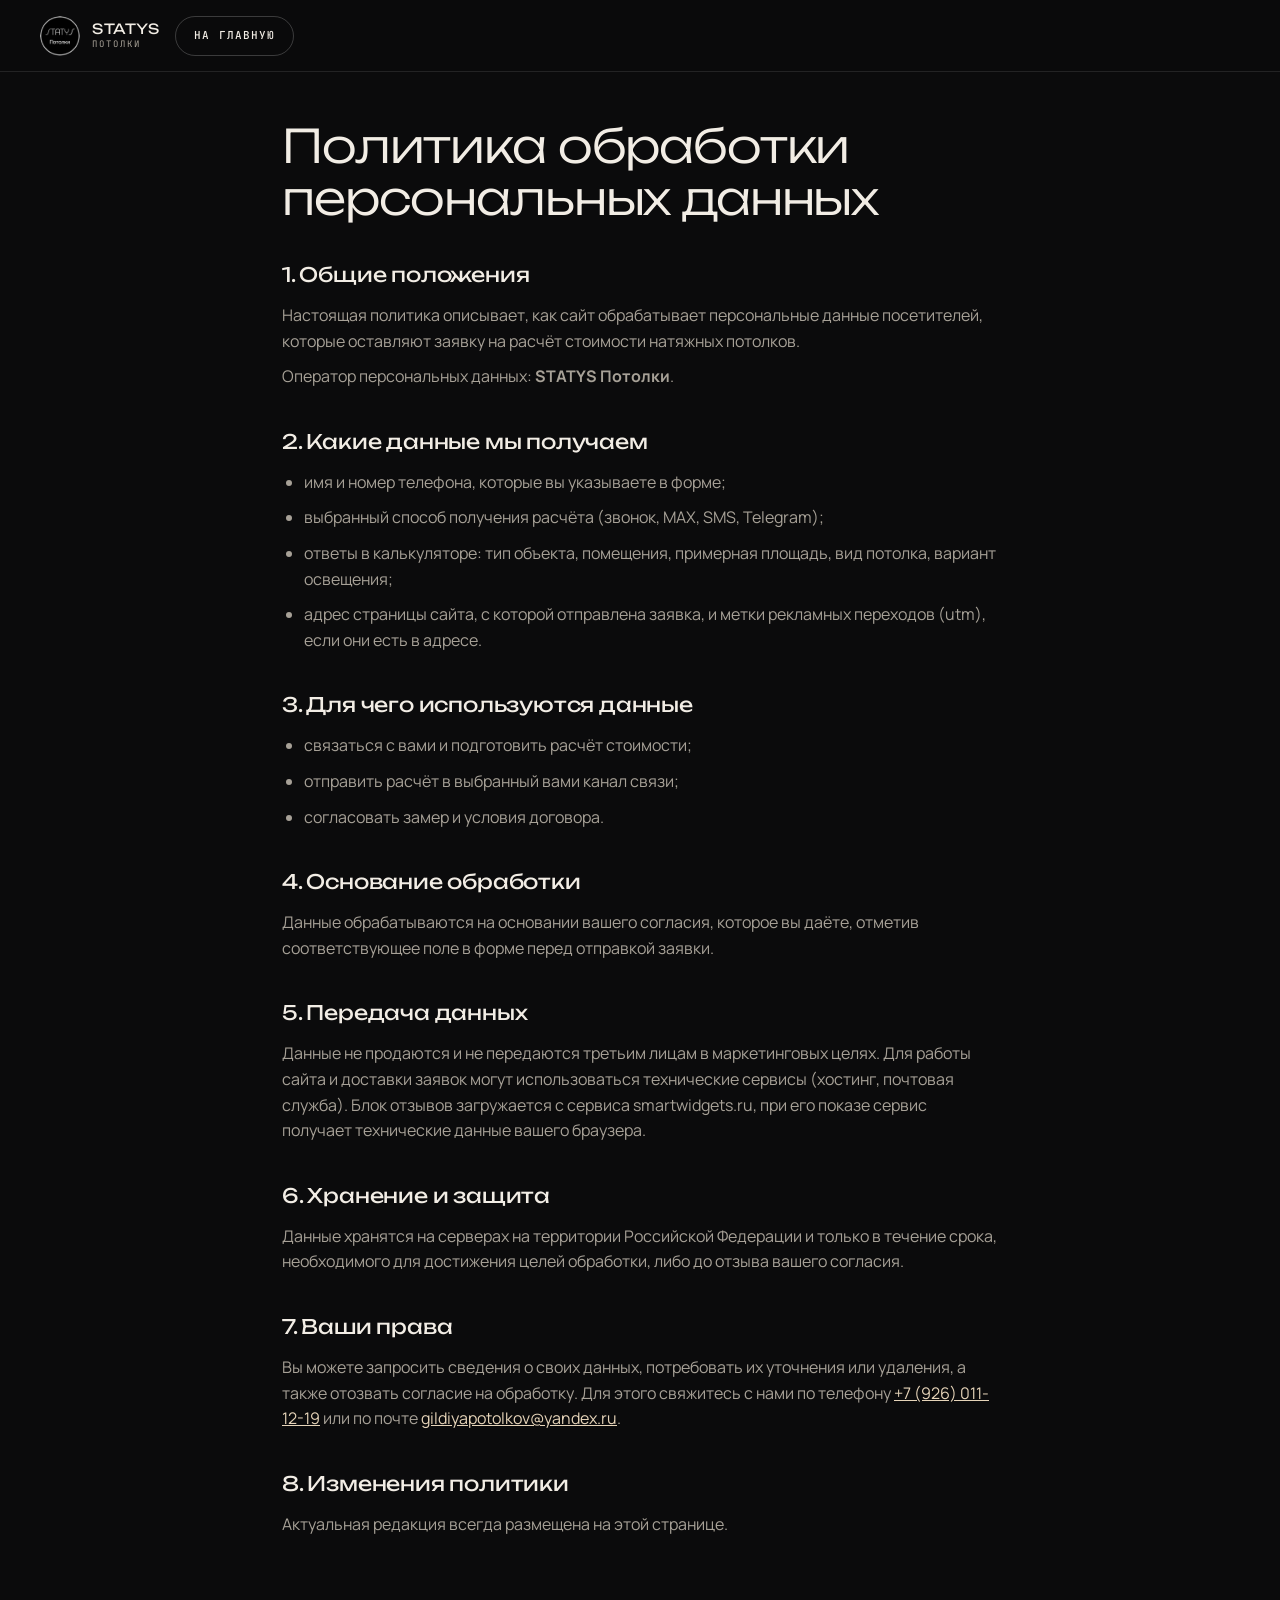
<file: privacy.html>
<!doctype html>
<html lang="ru">
<head>
  <meta charset="utf-8">
  <meta name="viewport" content="width=device-width, initial-scale=1">
  <title>Политика обработки персональных данных — STATYS Потолки</title>
  <meta name="robots" content="noindex">
  <meta name="theme-color" content="#0b0b0c">
  <link rel="icon" type="image/png" href="assets/img/favicon-64.png">
  <link rel="stylesheet" href="assets/css/fonts.css">
  <link rel="stylesheet" href="assets/css/style.css">
</head>
<body>
<header class="header is-scrolled">
  <div class="container header__inner">
    <a class="brand" href="./" aria-label="На главную">
      <img src="assets/img/logo-192.png" width="40" height="40" alt="">
      <span class="brand__name">STATYS<small>Потолки</small></span>
    </a>
    <div class="header__actions"><a class="btn btn--sm" href="./">На главную</a></div>
  </div>
</header>

<main class="container doc">
  <h1 class="h2">Политика обработки персональных данных</h1>

  <div class="dev-note" id="dev-note" hidden style="margin-bottom:28px">Это шаблон. Перед запуском сайта его должен проверить юрист и подставить реквизиты оператора (заполняются в файле assets/js/config.js). Уберите это сообщение, поставив showDevNotes: false.</div>

  <h2>1. Общие положения</h2>
  <p>Настоящая политика описывает, как сайт обрабатывает персональные данные посетителей, которые оставляют заявку на расчёт стоимости натяжных потолков.</p>
  <p>Оператор персональных данных: <strong data-cfg="brand">STATYS Потолки</strong><span data-if="legalName" hidden>, <span data-cfg="legalName"></span></span><span data-if="inn" hidden>, ИНН <span data-cfg="inn"></span></span><span data-if="ogrn" hidden>, ОГРН <span data-cfg="ogrn"></span></span><span data-if="address" hidden>, адрес: <span data-cfg="address"></span></span>.</p>

  <h2>2. Какие данные мы получаем</h2>
  <ul>
    <li>имя и номер телефона, которые вы указываете в форме;</li>
    <li>выбранный способ получения расчёта (звонок, MAX, SMS, Telegram);</li>
    <li>ответы в калькуляторе: тип объекта, помещения, примерная площадь, вид потолка, вариант освещения;</li>
    <li>адрес страницы сайта, с которой отправлена заявка, и метки рекламных переходов (utm), если они есть в адресе.</li>
  </ul>

  <h2>3. Для чего используются данные</h2>
  <ul>
    <li>связаться с вами и подготовить расчёт стоимости;</li>
    <li>отправить расчёт в выбранный вами канал связи;</li>
    <li>согласовать замер и условия договора.</li>
  </ul>

  <h2>4. Основание обработки</h2>
  <p>Данные обрабатываются на основании вашего согласия, которое вы даёте, отметив соответствующее поле в форме перед отправкой заявки.</p>

  <h2>5. Передача данных</h2>
  <p>Данные не продаются и не передаются третьим лицам в маркетинговых целях. Для работы сайта и доставки заявок могут использоваться технические сервисы (хостинг, почтовая служба). Блок отзывов загружается с сервиса smartwidgets.ru, при его показе сервис получает технические данные вашего браузера.</p>

  <h2>6. Хранение и защита</h2>
  <p>Данные хранятся на серверах на территории Российской Федерации и только в течение срока, необходимого для достижения целей обработки, либо до отзыва вашего согласия.</p>

  <h2>7. Ваши права</h2>
  <p>Вы можете запросить сведения о своих данных, потребовать их уточнения или удаления, а также отозвать согласие на обработку. Для этого свяжитесь с нами<span data-if="phoneText" hidden> по телефону <a data-link="phone"></a></span><span data-if="email" hidden> или по почте <a data-link="email"></a></span>.</p>

  <h2>8. Изменения политики</h2>
  <p>Актуальная редакция всегда размещена на этой странице.</p>
</main>

<script src="assets/js/config.js"></script>
<script>
(function () {
  var C = window.SITE_CONFIG || {};
  function has(v) { return v !== null && v !== undefined && v !== ''; }
  C.phoneText = C.phone;
  document.querySelectorAll('[data-if]').forEach(function (el) { if (has(C[el.getAttribute('data-if')])) el.hidden = false; });
  document.querySelectorAll('[data-cfg]').forEach(function (el) { var v = C[el.getAttribute('data-cfg')]; if (has(v)) el.textContent = v; });
  var ph = document.querySelector('a[data-link="phone"]');
  if (ph && C.phone) { ph.href = 'tel:' + C.phone.replace(/[^\d+]/g, ''); ph.textContent = C.phone; }
  var em = document.querySelector('a[data-link="email"]');
  if (em && C.email) { em.href = 'mailto:' + C.email; em.textContent = C.email; }
  if (C.showDevNotes) document.getElementById('dev-note').hidden = false;
})();
</script>
</body>
</html>
</file>
<file: assets/css/fonts.css>
@font-face {
  font-family: 'JetBrains Mono';
  font-style: normal;
  font-weight: 400 500;
  font-display: swap;
  src: url(../fonts/jetbrains-mono-cyrillic.woff2) format('woff2');
  unicode-range: U+0301, U+0400-045F, U+0490-0491, U+04B0-04B1, U+2116;
}
@font-face {
  font-family: 'JetBrains Mono';
  font-style: normal;
  font-weight: 400 500;
  font-display: swap;
  src: url(../fonts/jetbrains-mono-latin-ext.woff2) format('woff2');
  unicode-range: U+0100-02BA, U+02BD-02C5, U+02C7-02CC, U+02CE-02D7, U+02DD-02FF, U+0304, U+0308, U+0329, U+1D00-1DBF, U+1E00-1E9F, U+1EF2-1EFF, U+2020, U+20A0-20AB, U+20AD-20C4, U+2113, U+2C60-2C7F, U+A720-A7FF;
}
@font-face {
  font-family: 'JetBrains Mono';
  font-style: normal;
  font-weight: 400 500;
  font-display: swap;
  src: url(../fonts/jetbrains-mono-latin.woff2) format('woff2');
  unicode-range: U+0000-00FF, U+0131, U+0152-0153, U+02BB-02BC, U+02C6, U+02DA, U+02DC, U+0304, U+0308, U+0329, U+2000-206F, U+20AC, U+2122, U+2191, U+2193, U+2212, U+2215, U+FEFF, U+FFFD;
}
@font-face {
  font-family: 'Manrope';
  font-style: normal;
  font-weight: 400 700;
  font-display: swap;
  src: url(../fonts/manrope-cyrillic.woff2) format('woff2');
  unicode-range: U+0301, U+0400-045F, U+0490-0491, U+04B0-04B1, U+2116;
}
@font-face {
  font-family: 'Manrope';
  font-style: normal;
  font-weight: 400 700;
  font-display: swap;
  src: url(../fonts/manrope-latin-ext.woff2) format('woff2');
  unicode-range: U+0100-02BA, U+02BD-02C5, U+02C7-02CC, U+02CE-02D7, U+02DD-02FF, U+0304, U+0308, U+0329, U+1D00-1DBF, U+1E00-1E9F, U+1EF2-1EFF, U+2020, U+20A0-20AB, U+20AD-20C4, U+2113, U+2C60-2C7F, U+A720-A7FF;
}
@font-face {
  font-family: 'Manrope';
  font-style: normal;
  font-weight: 400 700;
  font-display: swap;
  src: url(../fonts/manrope-latin.woff2) format('woff2');
  unicode-range: U+0000-00FF, U+0131, U+0152-0153, U+02BB-02BC, U+02C6, U+02DA, U+02DC, U+0304, U+0308, U+0329, U+2000-206F, U+20AC, U+2122, U+2191, U+2193, U+2212, U+2215, U+FEFF, U+FFFD;
}
@font-face {
  font-family: 'Unbounded';
  font-style: normal;
  font-weight: 300 500;
  font-display: swap;
  src: url(../fonts/unbounded-cyrillic.woff2) format('woff2');
  unicode-range: U+0301, U+0400-045F, U+0490-0491, U+04B0-04B1, U+2116;
}
@font-face {
  font-family: 'Unbounded';
  font-style: normal;
  font-weight: 300 500;
  font-display: swap;
  src: url(../fonts/unbounded-latin-ext.woff2) format('woff2');
  unicode-range: U+0100-02BA, U+02BD-02C5, U+02C7-02CC, U+02CE-02D7, U+02DD-02FF, U+0304, U+0308, U+0329, U+1D00-1DBF, U+1E00-1E9F, U+1EF2-1EFF, U+2020, U+20A0-20AB, U+20AD-20C4, U+2113, U+2C60-2C7F, U+A720-A7FF;
}
@font-face {
  font-family: 'Unbounded';
  font-style: normal;
  font-weight: 300 500;
  font-display: swap;
  src: url(../fonts/unbounded-latin.woff2) format('woff2');
  unicode-range: U+0000-00FF, U+0131, U+0152-0153, U+02BB-02BC, U+02C6, U+02DA, U+02DC, U+0304, U+0308, U+0329, U+2000-206F, U+20AC, U+2122, U+2191, U+2193, U+2212, U+2215, U+FEFF, U+FFFD;
}
</file>
<file: assets/css/style.css>
/* ==========================================================================
   STATYS Потолки — стили сайта
   Тёмная тема, бежевый акцент. Mobile-first.
   ========================================================================== */

:root {
  --bg: #0b0b0c;
  --bg-2: #111113;
  --card: #161618;
  --card-2: #1d1d20;
  --line: rgba(255, 255, 255, 0.1);
  --line-2: rgba(255, 255, 255, 0.2);
  --text: #f2ede5;
  --muted: #a7a197;
  --dim: #77726a;
  --accent: #e6d4b9;
  --accent-2: #f3e6d0;
  --accent-ink: #19150f;
  --warm: #f1c985;
  --cool: #8fb0e0;
  --danger: #f08a7c;
  --ok: #9ad4a3;

  --radius: 20px;
  --radius-sm: 14px;
  --container: 1200px;
  --gutter: 20px;
  --header-h: 64px;

  --font-head: 'Unbounded', 'Manrope', system-ui, sans-serif;
  --font-body: 'Manrope', system-ui, -apple-system, 'Segoe UI', Roboto, sans-serif;
  --font-mono: 'JetBrains Mono', ui-monospace, 'SFMono-Regular', Menlo, monospace;
}

*,
*::before,
*::after { box-sizing: border-box; }

html {
  scroll-behavior: smooth;
  -webkit-text-size-adjust: 100%;
}

body {
  margin: 0;
  background: var(--bg);
  color: var(--text);
  font-family: var(--font-body);
  font-size: 16px;
  line-height: 1.6;
  -webkit-font-smoothing: antialiased;
  text-rendering: optimizeLegibility;
  overflow-x: hidden;
}

img, video, svg { display: block; max-width: 100%; }
img { height: auto; }
a { color: inherit; }
button { font: inherit; color: inherit; }
h1, h2, h3, h4, p, ul, ol, dl, figure { margin: 0; }
ul, ol { padding: 0; list-style: none; }
[hidden] { display: none !important; }

:focus-visible {
  outline: 2px solid var(--accent);
  outline-offset: 3px;
  border-radius: 6px;
}

.sr-only {
  position: absolute !important;
  width: 1px; height: 1px;
  margin: -1px; padding: 0;
  overflow: hidden;
  clip: rect(0, 0, 0, 0);
  white-space: nowrap;
  border: 0;
}

.skip-link {
  position: fixed; left: 12px; top: -60px; z-index: 200;
  background: var(--accent); color: var(--accent-ink);
  padding: 10px 16px; border-radius: 10px; font-weight: 700;
  text-decoration: none; transition: top .2s;
}
.skip-link:focus { top: 12px; }

.container {
  width: 100%;
  max-width: calc(var(--container) + var(--gutter) * 2);
  margin-inline: auto;
  padding-inline: var(--gutter);
}

section[id] { scroll-margin-top: calc(var(--header-h) + 8px); }

/* ---------- Типографика ---------- */

.h1, .h2, .h3 {
  font-family: var(--font-head);
  font-weight: 300;
  letter-spacing: -0.025em;
  line-height: 1.12;
  color: var(--text);
}
.h1 { font-size: clamp(27px, 7.2vw, 62px); }
.h2 { font-size: clamp(25px, 5.6vw, 46px); }
.h3 { font-size: clamp(18px, 2.4vw, 22px); line-height: 1.25; letter-spacing: -0.015em; font-weight: 400; }
.accent { color: var(--accent); }
.nowrap { white-space: nowrap; }

.eyebrow {
  display: flex; align-items: center; gap: 14px;
  font-family: var(--font-mono);
  font-size: 11px; font-weight: 500;
  letter-spacing: 0.16em; text-transform: uppercase;
  color: var(--muted);
}
.eyebrow::after {
  content: ''; flex: 0 0 56px; height: 1px; background: var(--line-2);
}

.lead { color: var(--muted); font-size: 16px; max-width: 58ch; }

/* ---------- Секции ---------- */

.section { padding-block: 64px; position: relative; }
.section--alt { background: var(--bg-2); border-block: 1px solid var(--line); }

.section-head {
  display: grid; gap: 18px; margin-bottom: 36px;
}
.section-head .h2 { margin-top: 18px; }
.section-head .lead { align-self: end; }

@media (min-width: 900px) {
  .section { padding-block: 104px; }
  .section-head {
    grid-template-columns: minmax(0, 1.25fr) minmax(0, 1fr);
    gap: 48px; margin-bottom: 52px; align-items: end;
  }
}

/* ---------- Кнопки ---------- */

.btn {
  --btn-bg: transparent; --btn-fg: var(--text); --btn-bd: var(--line-2);
  display: inline-flex; align-items: center; justify-content: center; gap: 10px;
  min-height: 48px; padding: 0 26px;
  border-radius: 999px;
  border: 1px solid var(--btn-bd);
  background: var(--btn-bg); color: var(--btn-fg);
  font-family: var(--font-mono);
  font-size: 12px; font-weight: 500;
  letter-spacing: 0.1em; text-transform: uppercase;
  text-decoration: none; cursor: pointer; white-space: nowrap;
  transition: background .2s, color .2s, border-color .2s, transform .2s;
}
.btn:hover { border-color: var(--accent); color: var(--accent); }
.btn:active { transform: translateY(1px); }
.btn svg { width: 16px; height: 16px; flex: none; }
.btn--primary { --btn-bg: var(--accent); --btn-fg: var(--accent-ink); --btn-bd: var(--accent); }
.btn--primary:hover { background: var(--accent-2); border-color: var(--accent-2); color: var(--accent-ink); }
.btn--sm { min-height: 40px; padding: 0 18px; font-size: 11px; }
.btn--block { width: 100%; }
.btn[disabled], .btn[aria-disabled='true'] { opacity: .4; pointer-events: none; }

.link-arrow {
  display: inline-flex; align-items: center; gap: 8px;
  font-family: var(--font-mono); font-size: 12px; font-weight: 500;
  letter-spacing: 0.1em; text-transform: uppercase;
  color: var(--accent); text-decoration: none; cursor: pointer;
  background: none; border: 0; padding: 0;
}
.link-arrow svg { width: 14px; height: 14px; transition: transform .2s; }
.link-arrow:hover svg { transform: translateX(4px); }

/* ---------- Шапка ---------- */

.header {
  position: fixed; inset: 0 0 auto 0; z-index: 100;
  height: var(--header-h);
  background: rgba(11, 11, 12, 0.72);
  -webkit-backdrop-filter: blur(16px); backdrop-filter: blur(16px);
  border-bottom: 1px solid var(--line);
  transition: background .25s;
}
.header.is-scrolled { background: rgba(11, 11, 12, 0.92); }
.header__inner {
  height: 100%; display: flex; align-items: center; gap: 24px;
}
.brand {
  display: inline-flex; align-items: center; gap: 12px;
  text-decoration: none; flex: none;
}
.brand img { width: 40px; height: 40px; border-radius: 50%; }
.brand__name {
  font-family: var(--font-head); font-weight: 400; font-size: 14px;
  letter-spacing: 0.04em; text-transform: uppercase; line-height: 1.1;
}
.brand__name small {
  display: block; font-family: var(--font-mono); font-size: 9px;
  letter-spacing: 0.22em; color: var(--muted); margin-top: 3px;
}

.nav { display: none; margin-left: auto; }
.nav ul { display: flex; gap: 26px; }
.nav a {
  font-family: var(--font-mono); font-size: 11px; font-weight: 500;
  letter-spacing: 0.12em; text-transform: uppercase;
  color: var(--muted); text-decoration: none; transition: color .2s;
  padding: 8px 0; display: inline-block;
}
.nav a:hover, .nav a.is-active { color: var(--text); }

.header__actions { display: flex; align-items: center; gap: 10px; margin-left: auto; }
.header__phone {
  display: none;
  font-family: var(--font-mono); font-size: 13px; font-weight: 500;
  letter-spacing: 0.04em; text-decoration: none; white-space: nowrap;
}
.header__phone:hover { color: var(--accent); }
.header__max { display: none; }

.burger {
  width: 44px; height: 44px; border-radius: 50%;
  border: 1px solid var(--line-2); background: transparent;
  display: inline-flex; align-items: center; justify-content: center;
  cursor: pointer; flex: none;
}
.burger span, .burger span::before {
  display: block; width: 18px; height: 1.5px; background: var(--text);
  position: relative; transition: transform .25s;
}
.burger span::before { content: ''; position: absolute; top: 6px; left: 0; }
.burger[aria-expanded='true'] span { transform: translateY(3px) rotate(45deg); }
.burger[aria-expanded='true'] span::before { transform: translateY(-6px) rotate(-90deg); top: 6px; }

.mobile-menu {
  position: fixed; inset: var(--header-h) 0 0 0; z-index: 99;
  background: #0b0b0c;
  padding: 24px var(--gutter) 40px;
  display: flex; flex-direction: column; gap: 8px; overflow-y: auto;
  opacity: 0; visibility: hidden; transform: translateY(-8px);
  transition: opacity .25s, transform .25s, visibility .25s;
}
.mobile-menu.is-open { opacity: 1; visibility: visible; transform: none; }
.mobile-menu a.mm-link {
  font-family: var(--font-head); font-weight: 300; font-size: 24px;
  letter-spacing: -0.02em; text-decoration: none;
  padding: 14px 0; border-bottom: 1px solid var(--line);
}
.mobile-menu .btn { margin-top: 18px; }

@media (min-width: 1080px) {
  :root { --header-h: 72px; --gutter: 32px; }
  .nav { display: block; }
  .header__actions { margin-left: 0; }
  .header__phone { display: inline; }
  .header__max { display: inline-flex; }
  .burger, .mobile-menu { display: none; }
  .header__call-mobile { display: none !important; }
}
@media (min-width: 1080px) and (max-width: 1280px) {
  .nav ul { gap: 18px; }
  .header__inner { gap: 16px; }
  .header__max { display: none; }
}

/* ---------- Hero ---------- */

.hero {
  padding-top: calc(var(--header-h) + 36px);
  padding-bottom: 56px;
  position: relative; overflow: hidden;
}
.hero::before {
  content: ''; position: absolute; inset: -20% -10% auto auto;
  width: 70%; height: 90%;
  background: radial-gradient(closest-side, rgba(241, 201, 133, 0.12), transparent 70%);
  pointer-events: none;
}
.hero__grid { display: grid; gap: 36px; position: relative; }
.hero__badge {
  display: inline-flex; align-items: center; gap: 10px;
  padding: 7px 16px; border: 1px solid var(--line-2); border-radius: 999px;
  font-family: var(--font-mono); font-size: 11px; letter-spacing: 0.12em;
  text-transform: uppercase; color: var(--accent);
}
.hero__badge i {
  width: 7px; height: 7px; border-radius: 50%; background: var(--warm);
  box-shadow: 0 0 12px var(--warm);
}
.hero h1 { margin: 22px 0 20px; }
.hero .lead { font-size: 17px; margin-bottom: 28px; }

.benefits {
  display: grid; gap: 10px; margin-bottom: 30px;
}
.benefit {
  display: flex; align-items: center; gap: 14px;
  padding: 12px 16px 12px 12px;
  border: 1px solid var(--line); border-radius: var(--radius-sm);
  background: rgba(255, 255, 255, 0.025);
  font-size: 14.5px; font-weight: 600; line-height: 1.35;
}
.benefit__ico {
  flex: none; width: 40px; height: 40px; border-radius: 12px;
  display: grid; place-items: center;
  background: rgba(230, 212, 185, 0.1); color: var(--accent);
}
.benefit__ico svg { width: 20px; height: 20px; }
.benefit--gift { background: rgba(241, 201, 133, 0.08); border-color: rgba(241, 201, 133, 0.3); }
.benefit--gift .benefit__ico { background: var(--warm); color: #2a1d06; }
.benefit--sale { background: rgba(143, 176, 224, 0.07); border-color: rgba(143, 176, 224, 0.25); }
.benefit--sale .benefit__ico { background: rgba(143, 176, 224, 0.16); color: var(--cool); }

.hero__cta { display: flex; flex-direction: column; gap: 12px; margin-bottom: 22px; }
.hero__note { color: var(--muted); font-size: 13.5px; max-width: 56ch; }
.hero__note + .hero__note { margin-top: 10px; }
.hero__note a { color: var(--text); }

.hero__visual { position: relative; }
.hero-slider {
  position: relative; aspect-ratio: 4 / 4.6; border-radius: 24px; overflow: hidden;
  border: 1px solid var(--line-2); background: var(--card);
}
.hero-slider__slide {
  position: absolute; inset: 0; opacity: 0; transition: opacity 1.1s ease;
}
.hero-slider__slide.is-active { opacity: 1; }
.hero-slider__slide img { width: 100%; height: 100%; object-fit: cover; }
.hero-slider::after {
  content: ''; position: absolute; inset: 0; pointer-events: none;
  background: linear-gradient(to top, rgba(0, 0, 0, 0.55), transparent 38%);
}
.hero-slider__caption {
  position: absolute; left: 16px; bottom: 16px; z-index: 2;
  padding: 8px 14px; border-radius: 999px;
  background: rgba(11, 11, 12, 0.7); border: 1px solid var(--line-2);
  -webkit-backdrop-filter: blur(8px); backdrop-filter: blur(8px);
  font-family: var(--font-mono); font-size: 10.5px; letter-spacing: 0.1em;
  text-transform: uppercase;
}
.hero-slider__dots { position: absolute; right: 16px; bottom: 22px; z-index: 2; display: flex; gap: 6px; }
.hero-slider__dots button {
  width: 22px; height: 22px; padding: 0; border: 0; background: none; cursor: pointer;
  display: grid; place-items: center;
}
.hero-slider__dots button::after {
  content: ''; width: 18px; height: 2px; background: rgba(255, 255, 255, 0.35);
  transition: background .3s, width .3s;
}
.hero-slider__dots button[aria-current='true']::after { background: var(--accent); width: 22px; }

.stats {
  display: grid; grid-template-columns: repeat(3, 1fr); gap: 10px; margin-top: 12px;
}
.stat {
  padding: 16px 14px; border: 1px solid var(--line); border-radius: var(--radius-sm);
  background: rgba(255, 255, 255, 0.025);
}
.stat b {
  display: block; font-family: var(--font-head); font-weight: 300;
  font-size: clamp(18px, 3.6vw, 26px); letter-spacing: -0.03em; line-height: 1.1;
  color: var(--accent);
}
.stat span { display: block; margin-top: 6px; font-size: 12px; line-height: 1.35; color: var(--muted); }

@media (min-width: 560px) {
  .hero__cta { flex-direction: row; flex-wrap: wrap; }
  .benefits { grid-template-columns: 1fr 1fr; }
}
@media (min-width: 980px) {
  .hero { padding-top: calc(var(--header-h) + 64px); padding-bottom: 96px; }
  .hero__grid { grid-template-columns: minmax(0, 1.1fr) minmax(0, 0.9fr); gap: 56px; align-items: start; }
  .hero-slider { aspect-ratio: 4 / 5; }
}

/* ---------- Акции ---------- */

.promos { display: grid; gap: 16px; }
.promo {
  padding: 28px 26px; border-radius: var(--radius);
  border: 1px solid var(--line-2); position: relative; overflow: hidden;
  display: flex; flex-direction: column; gap: 12px;
}
.promo .h3 { font-size: clamp(19px, 2.6vw, 24px); }
.promo p { color: var(--muted); font-size: 15px; }
.promo .link-arrow { margin-top: auto; padding-top: 10px; }
.promo--gift { background: linear-gradient(150deg, rgba(241, 201, 133, 0.14), rgba(241, 201, 133, 0.03)); border-color: rgba(241, 201, 133, 0.35); }
.promo--sale { background: linear-gradient(150deg, rgba(143, 176, 224, 0.13), rgba(143, 176, 224, 0.03)); border-color: rgba(143, 176, 224, 0.3); }
.promo--gift .link-arrow { color: var(--warm); }
.promo--sale .link-arrow { color: var(--cool); }
.promo__big {
  font-family: var(--font-head); font-weight: 300; font-size: clamp(40px, 7vw, 64px);
  letter-spacing: -0.04em; line-height: 1;
}
.promo--gift .promo__big { color: var(--warm); }
.promo--sale .promo__big { color: var(--cool); }
@media (min-width: 760px) { .promos { grid-template-columns: 1fr 1fr; } }

/* ---------- Три решения ---------- */

.solutions { border-top: 1px solid var(--line); }
.solution {
  display: grid; gap: 8px 24px; padding: 26px 0; border-bottom: 1px solid var(--line);
  grid-template-columns: 56px 1fr;
}
.solution__n {
  font-family: var(--font-mono); font-size: 12px; letter-spacing: 0.14em;
  color: var(--accent); padding-top: 6px;
}
.solution h3 { grid-column: 2; }
.solution p { grid-column: 2; color: var(--muted); max-width: 52ch; }
@media (min-width: 860px) {
  .solution { grid-template-columns: 70px minmax(0, 1fr) minmax(0, 1.1fr); align-items: baseline; padding: 34px 0; }
  .solution h3 { grid-column: 2; font-size: clamp(22px, 2.6vw, 30px); }
  .solution p { grid-column: 3; }
}

/* ---------- Виды потолков ---------- */

.types { display: grid; gap: 16px; }
.type-card {
  display: flex; flex-direction: column;
  border: 1px solid var(--line); border-radius: var(--radius);
  background: var(--card); overflow: hidden;
  transition: border-color .25s, transform .25s;
}
.type-card:hover { border-color: var(--line-2); transform: translateY(-3px); }
.type-card__img {
  position: relative; aspect-ratio: 16 / 11; overflow: hidden; background: var(--card-2);
}
.type-card__img img { width: 100%; height: 100%; object-fit: cover; transition: transform .6s; }
.type-card:hover .type-card__img img { transform: scale(1.05); }
.type-card__body { padding: 20px 20px 22px; display: flex; flex-direction: column; gap: 10px; flex: 1; }
.type-card__body p { color: var(--muted); font-size: 14.5px; line-height: 1.55; }
.type-card__price {
  font-family: var(--font-mono); font-size: 12px; letter-spacing: 0.06em; color: var(--accent);
}
.type-card .btn { margin-top: auto; }
.type-card__body .btn { margin-top: 12px; }

/* CSS-превью там, где нет фото */
.tex-fabric {
  background:
    repeating-linear-gradient(0deg, rgba(0, 0, 0, 0.16) 0 1px, transparent 1px 5px),
    repeating-linear-gradient(90deg, rgba(0, 0, 0, 0.16) 0 1px, transparent 1px 5px),
    linear-gradient(160deg, #d9ccb8, #bfb199);
}
.tex-stars {
  background:
    radial-gradient(1.5px 1.5px at 12% 30%, #fff 50%, transparent 52%),
    radial-gradient(1px 1px at 28% 70%, #fff 50%, transparent 52%),
    radial-gradient(2px 2px at 44% 24%, #fff 50%, transparent 52%),
    radial-gradient(1px 1px at 58% 62%, #fff 50%, transparent 52%),
    radial-gradient(1.5px 1.5px at 72% 36%, #fff 50%, transparent 52%),
    radial-gradient(1px 1px at 86% 76%, #fff 50%, transparent 52%),
    radial-gradient(2px 2px at 90% 20%, #fff 50%, transparent 52%),
    radial-gradient(1px 1px at 20% 86%, #fff 50%, transparent 52%),
    radial-gradient(1.5px 1.5px at 66% 88%, #fff 50%, transparent 52%),
    linear-gradient(160deg, #0f1a33, #070d1c);
  animation: twinkle 5s ease-in-out infinite alternate;
}
@keyframes twinkle { from { filter: brightness(0.85); } to { filter: brightness(1.2); } }
.type-card__img .tex { position: absolute; inset: 0; }

.type-card--help {
  border-style: dashed; border-color: var(--line-2); background: transparent;
  justify-content: center;
}
.type-card--help:hover { transform: none; }
.type-card--help .type-card__body { justify-content: center; padding: 28px; }
.type-card--help .h3 { margin-bottom: 4px; }

@media (min-width: 620px) { .types { grid-template-columns: 1fr 1fr; } }
@media (min-width: 1000px) { .types { grid-template-columns: repeat(4, 1fr); } }

/* ---------- Цена ---------- */

.price-grid { display: grid; gap: 16px; }
.price-main {
  padding: 34px 30px; border-radius: var(--radius);
  background: var(--accent); color: var(--accent-ink);
  display: flex; flex-direction: column; gap: 14px; justify-content: center;
}
.price-main__num {
  font-family: var(--font-head); font-weight: 300; letter-spacing: -0.04em;
  font-size: clamp(38px, 8vw, 64px); line-height: 1;
}
.price-main p { font-size: 15px; line-height: 1.55; }
.price-main p + p { opacity: .75; }
.price-extra {
  padding: 28px 26px; border-radius: var(--radius); border: 1px solid var(--line); background: var(--card);
}
.price-extra .h3 { margin-bottom: 14px; font-size: 18px; }
.price-extra li {
  display: flex; align-items: center; gap: 12px;
  padding: 12px 0; border-bottom: 1px solid var(--line); color: var(--muted); font-size: 15px;
}
.price-extra li:last-child { border-bottom: 0; padding-bottom: 0; }
.price-extra li::before {
  content: ''; width: 6px; height: 6px; border-radius: 50%; background: var(--accent); flex: none;
}
@media (min-width: 860px) { .price-grid { grid-template-columns: 1fr 1fr; } }

.spec { margin-top: 56px; }
.spec .h3 { margin-bottom: 8px; }
.spec > p { color: var(--muted); margin-bottom: 20px; }
.spec-table {
  border: 1px solid var(--line); border-radius: var(--radius); overflow: hidden; background: var(--card);
}
.spec-row {
  display: grid; gap: 4px 24px; padding: 16px 22px; border-bottom: 1px solid var(--line);
}
.spec-row:last-child { border-bottom: 0; }
.spec-row dt { font-weight: 700; font-size: 15px; }
.spec-row dd { margin: 0; color: var(--muted); font-size: 15px; }
@media (min-width: 640px) {
  .spec-row { grid-template-columns: 240px 1fr; align-items: baseline; }
}

/* ---------- Замер ---------- */

.measure { display: grid; gap: 32px; align-items: center; }
.measure__photo {
  position: relative; aspect-ratio: 4 / 3; border-radius: var(--radius); overflow: hidden;
  border: 1px solid var(--line-2); background: var(--card);
}
.measure__photo img { width: 100%; height: 100%; object-fit: cover; }
.measure__body .h2 { margin: 18px 0 24px; }
.checks { display: grid; gap: 14px; margin-bottom: 30px; }
.checks li { display: flex; gap: 14px; align-items: flex-start; color: var(--muted); font-size: 16px; }
.checks li svg { width: 20px; height: 20px; color: var(--accent); flex: none; margin-top: 3px; }
@media (min-width: 900px) {
  .measure { grid-template-columns: 1fr 1fr; gap: 64px; }
  .measure__photo { aspect-ratio: 5 / 4.2; }
}

/* ---------- Защита ---------- */

.protect { display: grid; gap: 14px; }
.protect__item {
  padding: 24px; border: 1px solid var(--line); border-radius: var(--radius); background: var(--card);
}
.protect__item h3 { margin-bottom: 8px; }
.protect__item p { color: var(--muted); font-size: 15px; }
.protect__n { font-family: var(--font-mono); font-size: 11px; letter-spacing: .14em; color: var(--accent); display: block; margin-bottom: 14px; }
.note { margin-top: 18px; color: var(--dim); font-size: 13.5px; }
@media (min-width: 760px) { .protect { grid-template-columns: repeat(3, 1fr); } }

/* ---------- Гарантии ---------- */

.guarantee-table {
  border: 1px solid var(--line); border-radius: var(--radius); overflow: hidden; background: var(--card);
}
.g-row {
  display: flex; justify-content: space-between; gap: 24px; align-items: baseline;
  padding: 18px 22px; border-bottom: 1px solid var(--line);
}
.g-row:last-child { border-bottom: 0; }
.g-row dt { font-weight: 700; }
.g-row dd { margin: 0; color: var(--muted); text-align: right; }
.g-row dd.big {
  font-family: var(--font-head); font-weight: 300; font-size: clamp(20px, 3vw, 26px);
  color: var(--accent); letter-spacing: -0.03em;
}
@media (min-width: 760px) {
  .g-row { display: grid; grid-template-columns: 240px 1fr; }
  .g-row dd { text-align: left; }
}

/* ---------- Наши работы ---------- */

.filters {
  display: flex; gap: 8px; flex-wrap: nowrap; overflow-x: auto; margin-bottom: 28px;
  padding-bottom: 6px; scrollbar-width: none;
  margin-inline: calc(var(--gutter) * -1); padding-inline: var(--gutter);
}
.filters::-webkit-scrollbar { display: none; }
.chip {
  flex: none; min-height: 40px; padding: 0 18px; border-radius: 999px;
  border: 1px solid var(--line-2); background: transparent; cursor: pointer;
  font-family: var(--font-mono); font-size: 11px; letter-spacing: .1em; text-transform: uppercase;
  color: var(--muted); transition: all .2s;
}
.chip:hover { color: var(--text); border-color: var(--text); }
.chip[aria-pressed='true'] { background: var(--accent); color: var(--accent-ink); border-color: var(--accent); }
@media (min-width: 900px) {
  .filters { flex-wrap: wrap; overflow: visible; margin-inline: 0; padding-inline: 0; }
}

.works { display: grid; gap: 28px 18px; grid-template-columns: 1fr; }
.work { cursor: pointer; text-align: left; background: none; border: 0; padding: 0; display: block; width: 100%; }
.work__img {
  position: relative; aspect-ratio: 4 / 4.6; border-radius: var(--radius); overflow: hidden;
  background: var(--card); border: 1px solid var(--line);
}
.work__img img { width: 100%; height: 100%; object-fit: cover; transition: transform .7s cubic-bezier(.2, .7, .2, 1); }
.work:hover .work__img img { transform: scale(1.05); }
.work__badge {
  position: absolute; left: 12px; top: 12px; z-index: 1;
  padding: 5px 11px; border-radius: 999px;
  background: rgba(11, 11, 12, 0.72); border: 1px solid var(--line-2);
  -webkit-backdrop-filter: blur(8px); backdrop-filter: blur(8px);
  font-family: var(--font-mono); font-size: 10px; letter-spacing: .1em; text-transform: uppercase;
}
.work__zoom {
  position: absolute; right: 12px; bottom: 12px; width: 42px; height: 42px; border-radius: 50%;
  background: var(--accent); color: var(--accent-ink); display: grid; place-items: center;
  opacity: 0; transform: scale(.8); transition: all .25s;
}
.work__zoom svg { width: 18px; height: 18px; }
.work:hover .work__zoom, .work:focus-visible .work__zoom { opacity: 1; transform: none; }
.work__title { margin-top: 16px; font-weight: 700; font-size: 17px; line-height: 1.3; }
.work__meta {
  margin-top: 5px; font-family: var(--font-mono); font-size: 10.5px; letter-spacing: .14em;
  text-transform: uppercase; color: var(--accent);
}
.work__desc { margin-top: 8px; color: var(--muted); font-size: 14px; line-height: 1.55; }
.work[hidden] { display: none; }

@media (min-width: 560px) { .works { grid-template-columns: 1fr 1fr; } }
@media (min-width: 960px) { .works { grid-template-columns: repeat(3, 1fr); gap: 40px 24px; } }

/* Отзывы Яндекс */
.reviews {
  margin-top: 56px; padding: 28px; border: 1px solid var(--line); border-radius: var(--radius);
  background: var(--card); display: grid; gap: 24px;
}
.reviews__score { display: flex; align-items: center; gap: 20px; flex-wrap: wrap; }
.reviews__num { font-family: var(--font-head); font-weight: 300; font-size: clamp(38px, 7vw, 56px); letter-spacing: -.04em; line-height: 1; color: var(--accent); }
.reviews__num small { font-size: .45em; color: var(--muted); letter-spacing: 0; }
.stars { display: flex; gap: 3px; color: var(--warm); }
.stars svg { width: 18px; height: 18px; }
.reviews__txt { color: var(--muted); font-size: 14.5px; margin-top: 6px; }
.reviews__embed iframe { width: 100%; height: 640px; border: 1px solid var(--line); border-radius: var(--radius-sm); background: #fff; }
.dev-note {
  padding: 18px 20px; border: 1px dashed var(--line-2); border-radius: var(--radius-sm);
  color: var(--dim); font-size: 13.5px; line-height: 1.5;
}
@media (min-width: 860px) {
  .reviews { grid-template-columns: 320px 1fr; align-items: start; padding: 36px; }
}

/* ---------- Видео ---------- */

.reels { display: grid; grid-template-columns: repeat(3, minmax(0, 1fr)); gap: 12px; }
.reel { background: none; border: 0; padding: 0; text-align: left; cursor: pointer; }
.reel__img {
  position: relative; aspect-ratio: 464 / 848; border-radius: var(--radius-sm); overflow: hidden;
  border: 1px solid var(--line); background: var(--card);
}
.reel__img img { width: 100%; height: 100%; object-fit: cover; transition: transform .6s; }
.reel:hover .reel__img img { transform: scale(1.05); }
.reel__play {
  position: absolute; inset: 0; margin: auto; width: 54px; height: 54px; border-radius: 50%;
  background: rgba(11, 11, 12, 0.6); border: 1px solid rgba(255, 255, 255, .4);
  -webkit-backdrop-filter: blur(6px); backdrop-filter: blur(6px);
  display: grid; place-items: center; transition: all .25s;
}
.reel:hover .reel__play { background: var(--accent); color: var(--accent-ink); border-color: var(--accent); }
.reel__play svg { width: 18px; height: 18px; margin-left: 3px; }
.reel__time {
  position: absolute; right: 8px; top: 8px; padding: 3px 8px; border-radius: 999px;
  background: rgba(11, 11, 12, .7); font-family: var(--font-mono); font-size: 10px; letter-spacing: .06em;
}
.reel__cap {
  margin-top: 10px; font-family: var(--font-mono); font-size: 10px; letter-spacing: .12em;
  text-transform: uppercase; color: var(--muted); line-height: 1.5;
}
@media (min-width: 760px) {
  .reels { gap: 20px; max-width: 880px; }
  .reel__play { width: 64px; height: 64px; }
  .reel__cap { font-size: 11px; }
}

/* ---------- Мастера и ТВ ---------- */

.team-grid { display: grid; gap: 14px; grid-template-columns: repeat(2, 1fr); margin-bottom: 56px; }
.master { display: block; }
.master__img { aspect-ratio: 3 / 4; border-radius: var(--radius); overflow: hidden; border: 1px solid var(--line); background: var(--card); }
.master__img img { width: 100%; height: 100%; object-fit: cover; }
.master__name { margin-top: 12px; font-weight: 700; }
.master__role { font-family: var(--font-mono); font-size: 10.5px; letter-spacing: .12em; text-transform: uppercase; color: var(--muted); }
@media (min-width: 760px) { .team-grid { grid-template-columns: repeat(4, 1fr); gap: 20px; } }

.tv {
  display: grid; gap: 28px; align-items: center;
  padding: 26px; border: 1px solid var(--line); border-radius: var(--radius); background: var(--card);
}
.tv__player {
  position: relative; aspect-ratio: 16 / 9; border-radius: var(--radius-sm); overflow: hidden;
  background: #000; border: 1px solid var(--line);
}
.tv__player video { width: 100%; height: 100%; object-fit: contain; background: #000; }
.tv__empty {
  position: absolute; inset: 0; display: grid; place-content: center; gap: 12px; text-align: center; padding: 20px;
  background:
    repeating-linear-gradient(135deg, rgba(255,255,255,.035) 0 14px, transparent 14px 28px), var(--card-2);
  color: var(--muted);
}
.tv__empty svg { width: 44px; height: 44px; margin-inline: auto; color: var(--accent); }
.tv__empty span { font-family: var(--font-mono); font-size: 11px; letter-spacing: .12em; text-transform: uppercase; }
.tv__body .h2 { margin: 16px 0 14px; font-size: clamp(22px, 4.4vw, 34px); }
.tv__body p { color: var(--muted); }
@media (min-width: 900px) {
  .tv { grid-template-columns: 1.3fr 1fr; gap: 48px; padding: 36px; }
}

/* ---------- Сомнения ---------- */

.doubts { display: grid; gap: 14px; }
.doubt {
  padding: 22px 24px; border: 1px solid var(--line); border-radius: var(--radius); background: var(--card);
}
.doubt h3 { font-size: 17px; font-family: var(--font-body); font-weight: 700; letter-spacing: 0; margin-bottom: 8px; line-height: 1.35; }
.doubt p { color: var(--muted); font-size: 15px; }
@media (min-width: 760px) { .doubts { grid-template-columns: 1fr 1fr; } }

/* ---------- Квиз ---------- */

.quiz-wrap { display: grid; gap: 28px; }
.quiz-wrap .h2 { margin: 18px 0 16px; }
.quiz-wrap .small { color: var(--dim); font-size: 13.5px; margin-top: 14px; max-width: 44ch; }
.quiz {
  padding: 24px 20px; border: 1px solid var(--line-2); border-radius: 24px;
  background: var(--card); min-height: 420px; display: flex; flex-direction: column;
}
.quiz__top { display: flex; justify-content: space-between; gap: 12px; margin-bottom: 12px;
  font-family: var(--font-mono); font-size: 11px; letter-spacing: .12em; text-transform: uppercase; color: var(--muted); }
.quiz__bar { height: 4px; border-radius: 4px; background: rgba(255, 255, 255, .1); overflow: hidden; margin-bottom: 22px; }
.quiz__bar i { display: block; height: 100%; background: var(--accent); border-radius: 4px; transition: width .35s; }
.quiz__chip {
  display: inline-flex; align-items: center; gap: 10px; align-self: flex-start; margin-bottom: 16px;
  padding: 6px 8px 6px 14px; border-radius: 999px; border: 1px solid var(--line-2);
  font-size: 13px; color: var(--accent);
}
.quiz__chip button { background: none; border: 0; color: var(--muted); text-decoration: underline; cursor: pointer; font-size: 12px; padding: 4px 6px; }
.quiz fieldset { border: 0; margin: 0; padding: 0; min-width: 0; flex: 1; }
.quiz legend { font-family: var(--font-head); font-weight: 300; font-size: clamp(20px, 3.4vw, 26px); letter-spacing: -.02em; line-height: 1.2; margin-bottom: 18px; padding: 0; }
.options { display: grid; gap: 10px; }
.opt { position: relative; }
.opt input { position: absolute; opacity: 0; inset: 0; width: 100%; height: 100%; margin: 0; cursor: pointer; }
.opt span {
  display: flex; align-items: center; gap: 12px; min-height: 52px; padding: 10px 16px;
  border: 1px solid var(--line-2); border-radius: var(--radius-sm); background: rgba(255, 255, 255, .02);
  font-weight: 600; font-size: 15px; transition: all .2s;
}
.opt span::before {
  content: ''; width: 18px; height: 18px; flex: none; border-radius: 50%; border: 1.5px solid var(--dim); transition: all .2s;
}
.opt--multi span::before { border-radius: 5px; }
.opt input:hover + span { border-color: var(--text); }
.opt input:checked + span { background: rgba(230, 212, 185, .1); border-color: var(--accent); color: var(--accent-2); }
.opt input:checked + span::before { background: var(--accent); border-color: var(--accent); box-shadow: inset 0 0 0 3px var(--card); }
.opt input:focus-visible + span { outline: 2px solid var(--accent); outline-offset: 2px; }
.opt--dashed span { border-style: dashed; }
.quiz__extra { margin-top: 16px; }
.quiz__nav { display: flex; justify-content: space-between; gap: 12px; margin-top: 24px; }
.quiz__msg { margin-top: 12px; color: var(--danger); font-size: 14px; min-height: 1.2em; }
@media (min-width: 560px) {
  .quiz { padding: 32px; }
  .options { grid-template-columns: 1fr 1fr; }
}
@media (min-width: 980px) {
  .quiz-wrap { grid-template-columns: minmax(0, .9fr) minmax(0, 1.4fr); gap: 56px; align-items: start; }
}

/* ---------- Формы ---------- */

.field { display: grid; gap: 8px; margin-bottom: 16px; }
.field label, .field .label { font-family: var(--font-mono); font-size: 11px; letter-spacing: .12em; text-transform: uppercase; color: var(--muted); }
.input {
  width: 100%; min-height: 52px; padding: 0 16px; border-radius: var(--radius-sm);
  border: 1px solid var(--line-2); background: rgba(255, 255, 255, .03); color: var(--text);
  font: inherit; font-size: 16px; transition: border-color .2s, background .2s;
}
.input::placeholder { color: var(--dim); }
.input:hover { border-color: rgba(255, 255, 255, .35); }
.input:focus { outline: none; border-color: var(--accent); background: rgba(255, 255, 255, .05); }
.input[aria-invalid='true'] { border-color: var(--danger); }
.field__err { color: var(--danger); font-size: 13px; min-height: 0; }
.field__err:empty { display: none; }

.pills { display: flex; flex-wrap: wrap; gap: 8px; }
.pill { position: relative; }
.pill input { position: absolute; opacity: 0; inset: 0; width: 100%; height: 100%; margin: 0; cursor: pointer; }
.pill span {
  display: inline-flex; align-items: center; min-height: 44px; padding: 0 20px; border-radius: 999px;
  border: 1px solid var(--line-2); font-size: 14px; font-weight: 600; transition: all .2s;
}
.pill input:checked + span { background: rgba(230, 212, 185, .12); border-color: var(--accent); color: var(--accent-2); }
.pill input:focus-visible + span { outline: 2px solid var(--accent); outline-offset: 2px; }

.consent { display: flex; gap: 12px; align-items: flex-start; font-size: 13px; color: var(--muted); line-height: 1.5; margin: 18px 0 0; }
.consent input { width: 22px; height: 22px; flex: none; accent-color: var(--accent); margin: 1px 0 0; cursor: pointer; }
.consent a { color: var(--text); }
.hp { position: absolute !important; left: -9999px; width: 1px; height: 1px; overflow: hidden; }

.form-msg { margin-top: 14px; font-size: 14px; color: var(--danger); }
.form-msg:empty { display: none; }
.form-ok {
  padding: 28px 8px; text-align: center; display: grid; gap: 12px; justify-items: center;
}
.form-ok svg { width: 52px; height: 52px; color: var(--ok); }
.form-ok h3 { font-family: var(--font-head); font-weight: 300; font-size: 24px; letter-spacing: -.02em; }
.form-ok p { color: var(--muted); max-width: 40ch; }

/* ---------- Финальная форма ---------- */

.final { background: #07070a; border-top: 1px solid var(--line); }
.final__grid { display: grid; gap: 36px; }
.final .h2 { margin: 18px 0 18px; }
.final .lead { margin-bottom: 28px; }
.contact-list { display: grid; gap: 10px; max-width: 460px; }
.contact-link {
  display: flex; justify-content: space-between; align-items: center; gap: 12px;
  padding: 14px 18px; border: 1px solid var(--line-2); border-radius: var(--radius-sm);
  text-decoration: none; background: rgba(255, 255, 255, .02); transition: border-color .2s, background .2s;
}
.contact-link:hover { border-color: var(--accent); background: rgba(230, 212, 185, .05); }
.contact-link small { display: block; font-family: var(--font-mono); font-size: 10px; letter-spacing: .16em; text-transform: uppercase; color: var(--muted); }
.contact-link b { font-weight: 700; font-size: 16px; }
.contact-link svg { width: 16px; height: 16px; color: var(--accent); flex: none; }
.form-card {
  background: var(--card); border: 1px solid var(--line-2); border-radius: 24px; padding: 26px 22px;
}
@media (min-width: 560px) { .form-card { padding: 34px; } }
@media (min-width: 980px) { .final__grid { grid-template-columns: 1fr 1fr; gap: 72px; align-items: center; } }

/* ---------- Подвал ---------- */

.footer { background: #050507; border-top: 1px solid var(--line); padding-block: 28px; font-size: 13.5px; color: var(--muted); }
.footer__inner { display: flex; flex-direction: column; gap: 12px; }
.footer a { color: var(--muted); }
.footer a:hover { color: var(--text); }
.footer__brand { color: var(--text); font-weight: 700; }
@media (min-width: 760px) { .footer__inner { flex-direction: row; justify-content: space-between; align-items: center; } }

/* ---------- Плавающие кнопки ---------- */

.fab { position: fixed; right: 16px; bottom: 16px; z-index: 90; display: flex; flex-direction: column; align-items: flex-end; gap: 10px; }
.fab__btn {
  width: 56px; height: 56px; border-radius: 50%; border: 0; cursor: pointer;
  background: var(--accent); color: var(--accent-ink); display: grid; place-items: center;
  box-shadow: 0 10px 30px rgba(0, 0, 0, .5); transition: transform .2s, background .2s;
}
.fab__btn:hover { background: var(--accent-2); transform: scale(1.05); }
.fab__btn svg { width: 24px; height: 24px; }
.fab__up {
  width: 44px; height: 44px; border-radius: 50%; border: 1px solid var(--line-2);
  background: rgba(11, 11, 12, .85); color: var(--text); cursor: pointer; display: grid; place-items: center;
  opacity: 0; pointer-events: none; transition: opacity .25s;
}
.fab__up.is-visible { opacity: 1; pointer-events: auto; }
.fab__up svg { width: 18px; height: 18px; }
.fab__menu {
  display: grid; gap: 8px; padding: 10px; border-radius: 18px; background: rgba(22, 22, 24, .97);
  border: 1px solid var(--line-2); min-width: 220px; box-shadow: 0 16px 40px rgba(0, 0, 0, .6);
  transform-origin: bottom right; transition: opacity .2s, transform .2s, visibility .2s;
}
.fab__menu[hidden] { display: none; }
.fab__menu a {
  display: flex; align-items: center; gap: 12px; padding: 12px 14px; border-radius: 12px; text-decoration: none;
  font-weight: 600; font-size: 14.5px;
}
.fab__menu a:hover { background: rgba(255, 255, 255, .06); }
.fab__menu svg { width: 18px; height: 18px; color: var(--accent); }

/* ---------- Диалоги (лайтбокс / видео) ---------- */

dialog.lb {
  border: 0; padding: 0; margin: 0; max-width: none; max-height: none; width: 100%; height: 100%;
  background: rgba(5, 5, 7, 0.97); color: var(--text);
}
dialog.lb::backdrop { background: rgba(0, 0, 0, .9); }
dialog.lb[open] { display: flex; flex-direction: column; animation: lbIn .25s ease; }
@keyframes lbIn { from { opacity: 0; } to { opacity: 1; } }
.lb__top {
  display: flex; justify-content: space-between; align-items: center; gap: 16px;
  padding: 14px var(--gutter); font-family: var(--font-mono); font-size: 12px; letter-spacing: .08em; color: var(--muted);
}
.lb__title { color: var(--text); overflow: hidden; text-overflow: ellipsis; white-space: nowrap; }
.lb__close, .lb__nav {
  width: 44px; height: 44px; border-radius: 50%; border: 1px solid var(--line-2); background: rgba(255, 255, 255, .04);
  cursor: pointer; display: grid; place-items: center; flex: none; transition: background .2s, border-color .2s;
}
.lb__close:hover, .lb__nav:hover { background: rgba(255, 255, 255, .12); border-color: var(--accent); }
.lb__close svg, .lb__nav svg { width: 18px; height: 18px; }
.lb__stage {
  position: relative; flex: 1; min-height: 0; display: flex; align-items: center; justify-content: center;
  padding: 0 var(--gutter);
}
.lb__stage img { max-width: 100%; max-height: 100%; object-fit: contain; border-radius: 10px; }
.lb__nav { position: absolute; top: 50%; transform: translateY(-50%); z-index: 2; background: rgba(11, 11, 12, .6); }
.lb__nav--prev { left: 12px; }
.lb__nav--next { right: 12px; }
.lb__bottom { padding: 14px var(--gutter) 20px; max-width: 900px; width: 100%; margin-inline: auto; }
.lb__desc { color: var(--muted); font-size: 14px; text-align: center; margin-bottom: 14px; }
.lb__thumbs { display: flex; gap: 8px; justify-content: center; overflow-x: auto; padding-bottom: 4px; }
.lb__thumbs button {
  flex: none; width: 54px; height: 54px; padding: 0; border-radius: 10px; overflow: hidden; cursor: pointer;
  border: 2px solid transparent; opacity: .55; background: var(--card); transition: all .2s;
}
.lb__thumbs button[aria-current='true'] { opacity: 1; border-color: var(--accent); }
.lb__thumbs img { width: 100%; height: 100%; object-fit: cover; }
dialog.lb--video .lb__stage video { max-width: 100%; max-height: 100%; border-radius: 12px; background: #000; }
@media (min-width: 760px) {
  .lb__nav--prev { left: 28px; } .lb__nav--next { right: 28px; }
  .lb__thumbs button { width: 64px; height: 64px; }
}

/* ---------- Появление ---------- */

.js .reveal { opacity: 0; transform: translateY(22px); transition: opacity .8s ease, transform .8s cubic-bezier(.2, .7, .2, 1); }
.js .reveal.is-in { opacity: 1; transform: none; }
@media (prefers-reduced-motion: reduce) {
  html { scroll-behavior: auto; }
  .js .reveal { opacity: 1; transform: none; transition: none; }
  .hero-slider__slide { transition: none; }
  *, *::before, *::after { animation-duration: .01ms !important; }
}

/* ---------- Страница политики ---------- */

.doc { padding-top: calc(var(--header-h) + 48px); padding-bottom: 80px; max-width: 780px; }
.doc h1 { margin-bottom: 28px; }
.doc h2 { font-family: var(--font-head); font-weight: 400; font-size: 20px; letter-spacing: -.01em; margin: 36px 0 12px; }
.doc p, .doc li { color: var(--muted); margin-bottom: 10px; }
.doc ul { list-style: disc; padding-left: 22px; }
.doc a { color: var(--accent); }

/* ---------- Иконки и мелочи ---------- */

svg.ico { width: 1em; height: 1em; fill: none; stroke: currentColor; stroke-width: 1.7; stroke-linecap: round; stroke-linejoin: round; }
svg.ico--fill { fill: currentColor; stroke: none; }
.reel__play svg.ico, .tv__empty svg.ico { fill: none; }
.reel__play svg.ico { fill: currentColor; stroke: none; }

.dotlist { display: inline; }
.dotlist > * { display: inline; }
.dotlist > *:not(.is-first)::before { content: ' • '; color: var(--dim); text-decoration: none; display: inline-block; margin: 0 2px; }
.dotlist a { text-decoration: underline; text-underline-offset: 3px; }
.dotlist-label { margin-right: .3em; }

.hero-slider__slide img { background: var(--card-2); }

.work__img { display: block; width: 100%; padding: 0; cursor: pointer; font: inherit; color: inherit; }
@media (max-width: 639px) {
  .header .btn--primary { display: none; }
  html.no-phone .header .btn--primary { display: inline-flex; }
}

/* ---------- Правки после проверки ---------- */
.type-card__body .btn { margin-top: auto; }
.type-card__body p { margin-bottom: 8px; }

.reel { display: block; width: 100%; font: inherit; color: inherit; }
.reel__img { display: block; }
.reel__cap { display: block; }
@media (min-width: 760px) { .reels { margin-inline: auto; } }

.consent input {
  appearance: none; -webkit-appearance: none;
  width: 22px; height: 22px; border-radius: 6px; border: 1.5px solid var(--dim);
  background: transparent; display: grid; place-items: center; cursor: pointer; transition: all .2s;
}
.consent input:checked { background: var(--accent); border-color: var(--accent); }
.consent input:checked::after {
  content: ''; width: 5px; height: 10px; border: solid var(--accent-ink); border-width: 0 2px 2px 0; transform: translateY(-1px) rotate(45deg);
}
.consent input:focus-visible { outline: 2px solid var(--accent); outline-offset: 2px; }

@media (max-width: 559px) { .work__img { aspect-ratio: 1 / 1; } }

/* ---------- Цены по материалам, мастера ---------- */
.type-card__price { white-space: pre-line; line-height: 1.6; }

.materials { display: grid; gap: 16px; margin-top: 16px; }
.material { padding: 26px; border: 1px solid var(--line); border-radius: var(--radius); background: var(--card); display: flex; flex-direction: column; gap: 12px; }
.material p { color: var(--muted); font-size: 15px; }
.material dl { margin: 6px 0 0; display: grid; grid-template-columns: 1fr 1fr; gap: 12px; }
.material dt { font-family: var(--font-mono); font-size: 11px; letter-spacing: .12em; text-transform: uppercase; color: var(--muted); }
.material dd { margin: 4px 0 0; font-family: var(--font-head); font-weight: 300; font-size: clamp(18px, 2.6vw, 24px); letter-spacing: -.03em; color: var(--accent); }
@media (min-width: 760px) { .materials { grid-template-columns: 1fr 1fr; } }

.team-grid { max-width: 720px; }
.team-grid .master__img { aspect-ratio: 4 / 5; }
.team-grid .master__img img { object-position: 50% 20%; }
.reviews__embed { min-width: 0; }
@media (min-width: 760px) { .team-grid { grid-template-columns: repeat(2, minmax(0, 1fr)); max-width: 680px; gap: 24px; } }

/* ---------- Иконки мессенджеров ---------- */
.ico-msg { width: 28px; height: 28px; flex: none; border-radius: 50%; }
.ico-msg--sm { width: 20px; height: 20px; }
.contact-link .ico-msg { width: 30px; height: 30px; }
.fab__menu a .ico-msg { width: 20px; height: 20px; }

/* ---------- Иконки мессенджеров: кнопки без текста ---------- */
.msg-btn {
  display: inline-grid; place-items: center; flex: none; border-radius: 50%;
  box-shadow: 0 0 0 1px var(--line-2); transition: transform .2s, box-shadow .2s;
}
.msg-btn img { width: 100%; height: 100%; border-radius: 50%; display: block; }
.msg-btn:hover { transform: translateY(-2px) scale(1.06); box-shadow: 0 0 0 1px var(--accent), 0 10px 26px rgba(0, 0, 0, .5); }
.msg-btn--header { width: 40px; height: 40px; }
.msg-btn--md { width: 48px; height: 48px; }
.msg-btn--lg { width: 60px; height: 60px; }
.msg-row { display: flex; align-items: center; gap: 12px; flex-wrap: wrap; }
.msg-row--menu { margin-top: 22px; gap: 14px; }

.header__msgs { display: none; align-items: center; gap: 10px; }
@media (min-width: 1080px) { .header__msgs { display: flex; } }
@media (min-width: 1080px) and (max-width: 1279px) {
  .header__phone { font-size: 12px; }
  .nav ul { gap: 14px; }
  .header__actions { gap: 8px; }
}

/* Первый экран: телефон и иконки */
.hero__contacts {
  display: flex; align-items: center; gap: 18px; flex-wrap: wrap;
  width: fit-content; max-width: 100%; padding: 12px 18px 12px 22px;
  border: 1px solid var(--line-2); border-radius: 999px; background: rgba(255, 255, 255, .03);
}
.hero__phone {
  display: inline-flex; align-items: center; gap: 12px; text-decoration: none; color: var(--text);
  font-family: var(--font-head); font-weight: 300; font-size: clamp(18px, 4.8vw, 24px); letter-spacing: -.02em; white-space: nowrap;
}
.hero__phone svg { width: 22px; height: 22px; color: var(--accent); flex: none; }
.hero__phone:hover { color: var(--accent); }
.hero__contacts-sep { width: 1px; height: 34px; background: var(--line-2); }
@media (max-width: 559px) {
  .hero__contacts { border-radius: 22px; padding: 16px 18px; gap: 14px; }
  .hero__contacts-sep { display: none; }
}
@media (min-width: 560px) { .benefits .benefit:last-child:nth-child(3) { grid-column: 1 / -1; } }

/* Блок контактов внизу */
.contact-box { display: grid; gap: 26px; max-width: 460px; }
.contact-phone, .contact-mail { display: block; text-decoration: none; }
.contact-phone small, .contact-mail small {
  display: block; margin-bottom: 6px; font-family: var(--font-mono); font-size: 10px; letter-spacing: .16em; text-transform: uppercase; color: var(--muted);
}
.contact-phone b { display: block; font-family: var(--font-head); font-weight: 300; font-size: clamp(26px, 6vw, 38px); letter-spacing: -.03em; color: var(--accent); }
.contact-phone:hover b { color: var(--accent-2); }
.contact-mail b { font-weight: 600; font-size: 16px; overflow-wrap: anywhere; }
.contact-mail:hover b { color: var(--accent); }

/* Плавающее меню связи: только иконки */
.fab__menu { display: flex; flex-direction: column; align-items: center; gap: 10px; padding: 10px; min-width: 0; border-radius: 32px; }
.fab__menu .fab__item { width: 48px; height: 48px; padding: 0; gap: 0; border-radius: 50%; display: grid; place-items: center; }
.fab__menu .fab__item:hover { background: none; }
.fab__menu .fab__item--phone, .fab__menu .fab__item--calc { background: var(--accent); color: var(--accent-ink); }
.fab__menu .fab__item--phone:hover, .fab__menu .fab__item--calc:hover { background: var(--accent-2); }
.fab__menu .fab__item svg { width: 22px; height: 22px; color: inherit; }
.fab__menu .fab__item img { width: 100%; height: 100%; }
.fab__menu .fab__item.msg-btn { display: inline-grid; }

#reviews-section .reviews { margin-top: 0; }

/* ---------- Акция одна: карточка во всю ширину ---------- */
.promos { grid-template-columns: 1fr; }
.promo--gift { flex-direction: column; align-items: flex-start; gap: 18px; padding: 28px 26px; }
.promo__ico {
  width: 64px; height: 64px; border-radius: 18px; display: grid; place-items: center; flex: none;
  background: var(--warm); color: #2a1d06;
}
.promo__ico svg { width: 30px; height: 30px; }
.promo__body { display: grid; gap: 10px; min-width: 0; }
.promo__body p { max-width: 58ch; }
@media (min-width: 760px) {
  .promo--gift { flex-direction: row; align-items: center; gap: 28px; padding: 32px 36px; }
  .promo--gift .btn { margin-left: auto; }
  .promo__body { flex: 1; }
}
</file>
